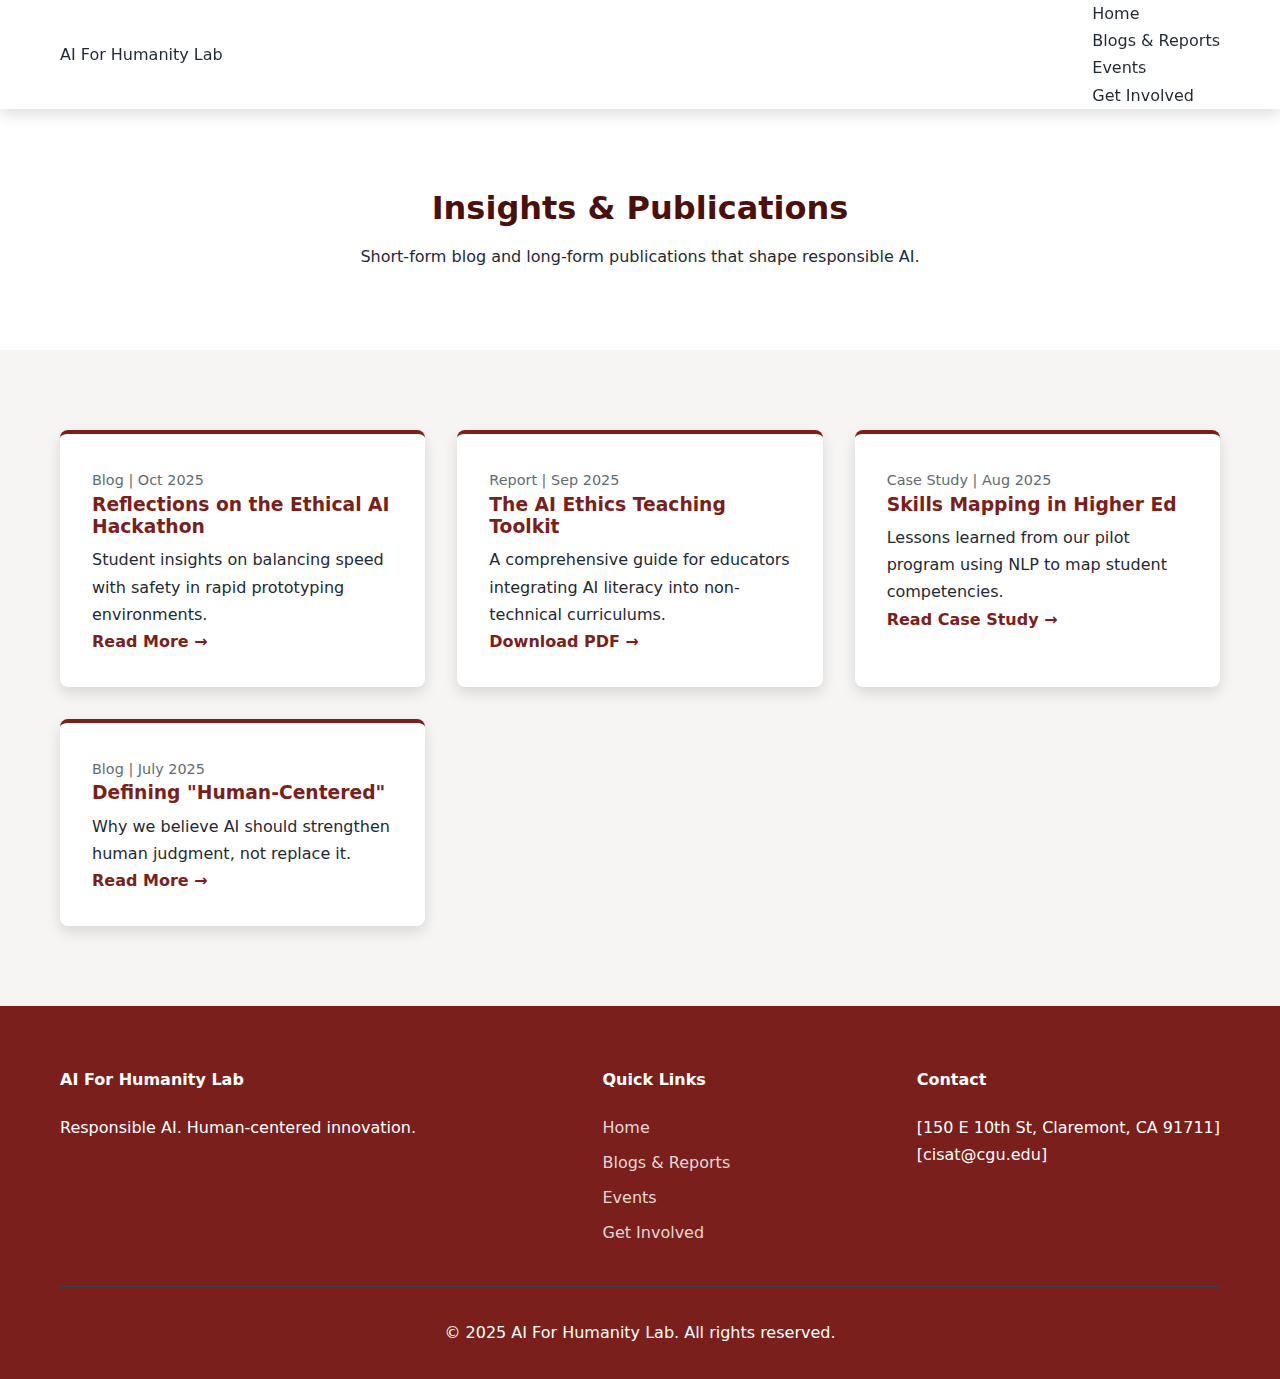
<file: blog.html>
<!DOCTYPE html>
<html lang="en">
<head>
    <meta charset="UTF-8">
    <meta name="viewport" content="width=device-width, initial-scale=1.0">
    <title>Blogs & Reports | AI For Humanity Lab</title>
    <link rel="stylesheet" href="assets/css/style.css">
    <link rel="stylesheet" href="https://cdnjs.cloudflare.com/ajax/libs/font-awesome/6.0.0/css/all.min.css">
</head>

<body>

    <!-- NAVIGATION -->
    <header>
        <div class="container">
            <nav>
                <div class="logo">AI For Humanity Lab</div>
                <ul class="nav-links">
                    <li><a href="index.html">Home</a></li>
                    <li><a href="blog.html" class="active">Blogs & Reports</a></li>
                    <li><a href="events.html">Events</a></li>
                    <li><a href="get_involved.html">Get Involved</a></li>
                </ul>
            </nav>
        </div>
    </header>

    <!-- HEADER -->
    <div class="section bg-white text-center">
        <div class="container">
            <h1>Insights & Publications</h1>
            <p>Short-form blog and long-form publications that shape responsible AI.</p>
        </div>
    </div>

    <!-- CONTENT GRID -->
    <section class="section">
        <div class="container">
            <div class="grid-3">
                <!-- Blog Item -->
                <div class="card">
                    <span style="color: var(--text-light); font-size: 0.9rem;">Blog | Oct 2025</span>
                    <h3>Reflections on the Ethical AI Hackathon</h3>
                    <p>Student insights on balancing speed with safety in rapid prototyping environments.</p>
                    <a href="#" style="color: var(--primary-color); font-weight: bold;">Read More &rarr;</a>
                </div>
                <!-- Report Item -->
                <div class="card">
                    <span style="color: var(--text-light); font-size: 0.9rem;">Report | Sep 2025</span>
                    <h3>The AI Ethics Teaching Toolkit</h3>
                    <p>A comprehensive guide for educators integrating AI literacy into non-technical curriculums.</p>
                    <a href="#" style="color: var(--primary-color); font-weight: bold;">Download PDF &rarr;</a>
                </div>
                <!-- Case Study Item -->
                <div class="card">
                    <span style="color: var(--text-light); font-size: 0.9rem;">Case Study | Aug 2025</span>
                    <h3>Skills Mapping in Higher Ed</h3>
                    <p>Lessons learned from our pilot program using NLP to map student competencies.</p>
                    <a href="#" style="color: var(--primary-color); font-weight: bold;">Read Case Study &rarr;</a>
                </div>
                <!-- Blog Item -->
                <div class="card">
                    <span style="color: var(--text-light); font-size: 0.9rem;">Blog | July 2025</span>
                    <h3>Defining "Human-Centered"</h3>
                    <p>Why we believe AI should strengthen human judgment, not replace it.</p>
                    <a href="#" style="color: var(--primary-color); font-weight: bold;">Read More &rarr;</a>
                </div>
            </div>
        </div>
    </section>

    <!-- FOOTER -->
    <footer>
        <div class="container">
            <div class="footer-content">
                <div class="footer-col">
                    <h4>AI For Humanity Lab</h4>
                    <p>Responsible AI. Human-centered innovation.</p>
                </div>
                <div class="footer-col">
                    <h4>Quick Links</h4>
                    <a href="index.html">Home</a>
                    <a href="blog.html">Blogs & Reports</a>
                    <a href="events.html">Events</a>
                    <a href="get_involved.html">Get Involved</a>
                </div>
                <div class="footer-col">
                    <h4>Contact</h4>
                    <p>[150 E 10th St, Claremont, CA 91711]</p>
                    <p>[cisat@cgu.edu]</p>
                </div>
            </div>
            <div class="text-center" style="border-top: 1px solid #334155; padding-top: 2rem;">
                <p>&copy; 2025 AI For Humanity Lab. All rights reserved.</p>
            </div>
        </div>
    </footer>

</body>
</html>
</file>
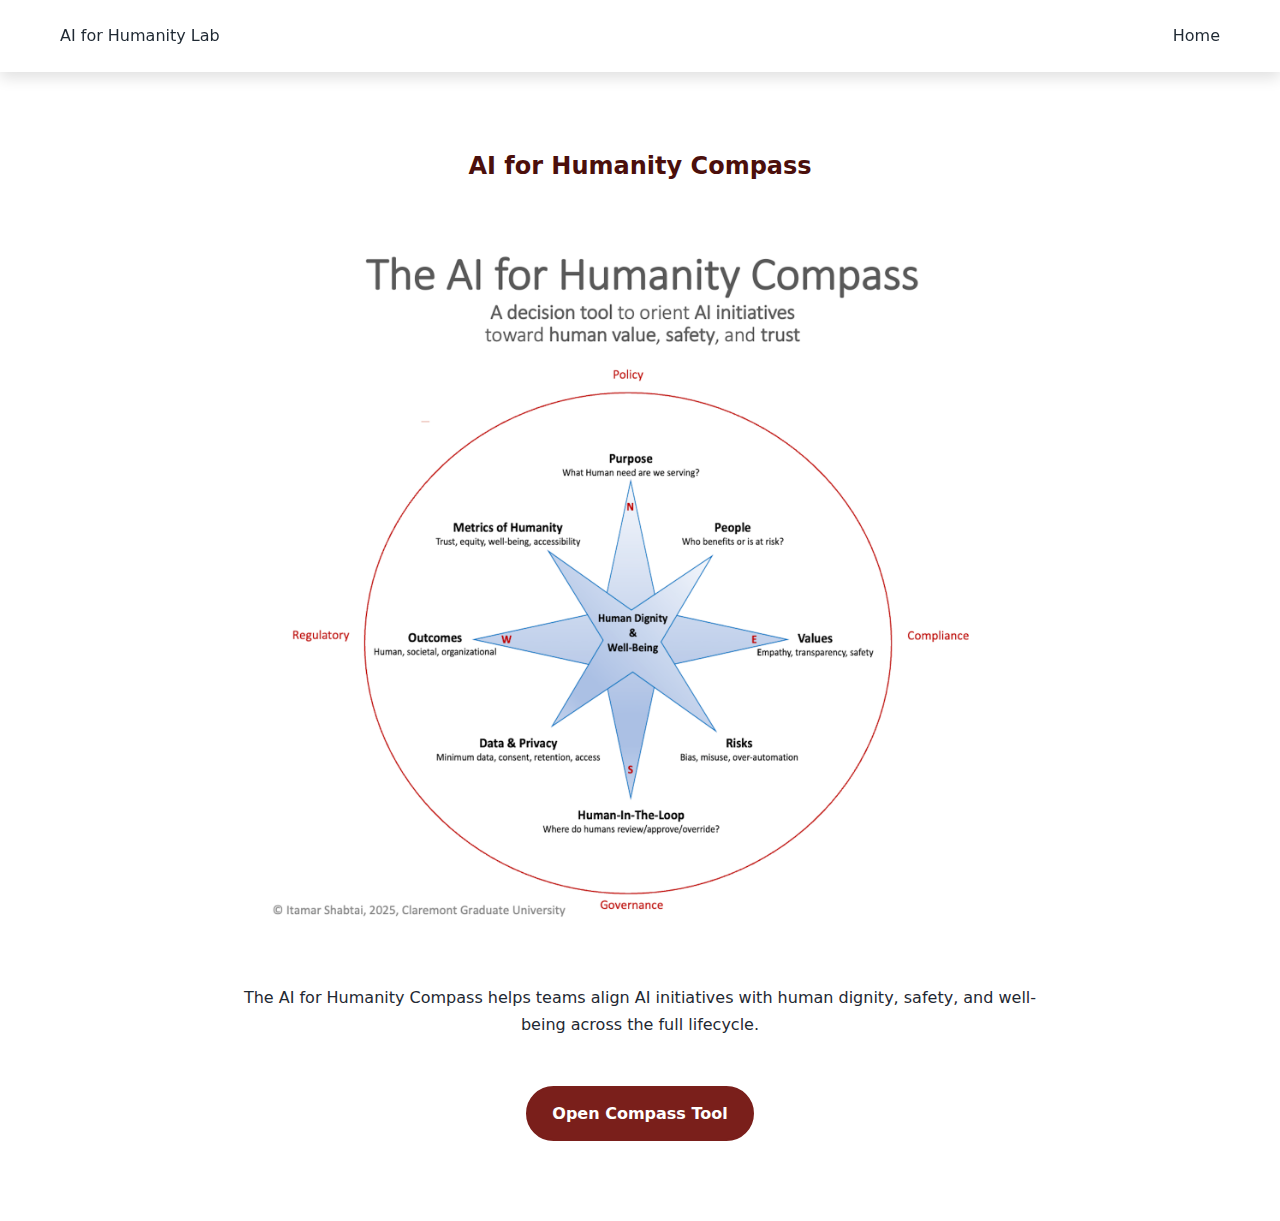
<file: compass.html>
<!DOCTYPE html>
<html lang="en">
<head>
  <meta charset="UTF-8">
  <title>AI for Humanity Compass</title>
  <link rel="stylesheet" href="assets/css/style.css">
</head>
<body>

<header>
  <div class="container">
    <nav>
      <div class="logo">AI for Humanity Lab</div>
      <ul class="nav-links">
        <li><a href="index.html">Home</a></li>
      </ul>
    </nav>
  </div>
</header>

<section class="section bg-white">
  <div class="container text-center">

    <h2>AI for Humanity Compass</h2>

    <!-- Compass image -->
    <img
      src="images/Compass.png"
      alt="AI for Humanity Compass"
      style="max-width: 750px; width: 100%; margin: 2rem auto;"
    />

    <p style="max-width: 800px; margin: 1.5rem auto;">
      The AI for Humanity Compass helps teams align AI initiatives
      with human dignity, safety, and well-being across the full lifecycle.
    </p>

    <!-- Button to Replit -->
    <a
      href="https://a-ifor-humanity-compass.replit.app/"
      target="_blank"
      class="btn"
      style="margin-top: 1.5rem;"
    >
      Open Compass Tool
    </a>

  </div>
</section>

</body>
</html>
</file>
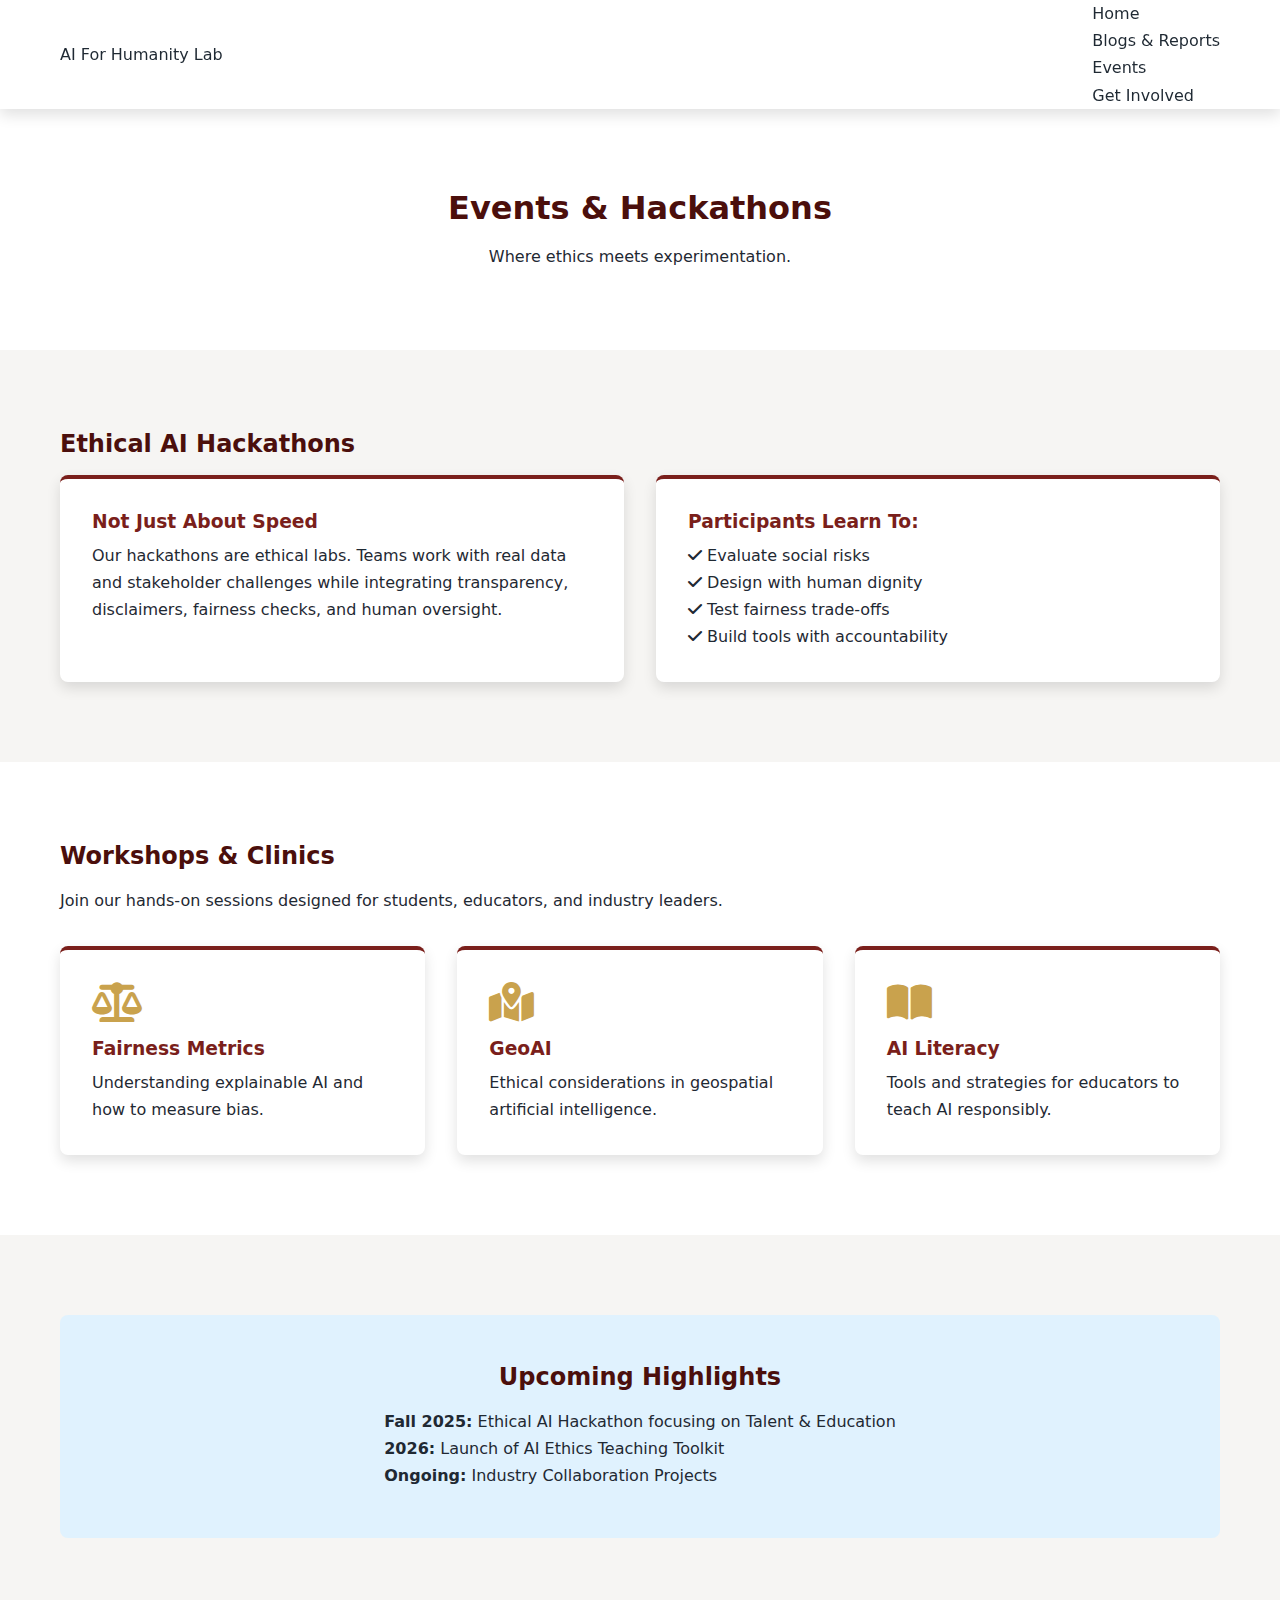
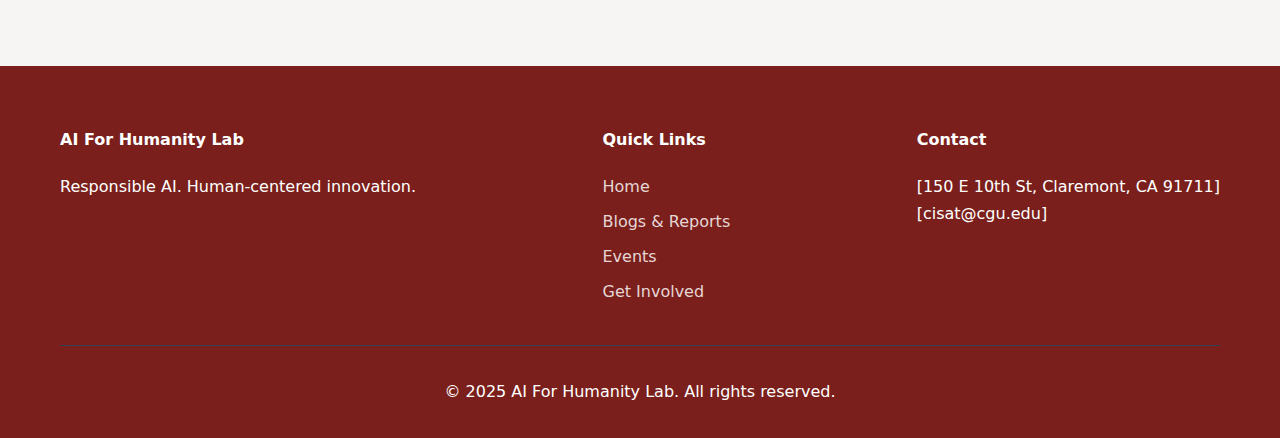
<file: events.html>
<!DOCTYPE html>
<html lang="en">
<head>
    <meta charset="UTF-8">
    <meta name="viewport" content="width=device-width, initial-scale=1.0">
    <title>Events | AI For Humanity Lab</title>
    <link rel="stylesheet" href="assets/css/style.css">
    <link rel="stylesheet" href="https://cdnjs.cloudflare.com/ajax/libs/font-awesome/6.0.0/css/all.min.css">
</head>
<body>

    <!-- NAVIGATION -->
    <header>
        <div class="container">
            <nav>
                <div class="logo">AI For Humanity Lab</div>
                <ul class="nav-links">
                    <li><a href="index.html">Home</a></li>
                    <li><a href="blog.html">Blogs & Reports</a></li>
                    <li><a href="events.html" class="active">Events</a></li>
                    <li><a href="get_involved.html">Get Involved</a></li>
                </ul>
            </nav>
        </div>
    </header>

    <!-- HEADER -->
    <div class="section bg-white text-center">
        <div class="container">
            <h1>Events & Hackathons</h1>
            <p>Where ethics meets experimentation.</p>
        </div>
    </div>

    <!-- HACKATHONS -->
    <section class="section">
        <div class="container">
            <h2>Ethical AI Hackathons</h2>
            <div class="grid-2">
                <div class="card">
                    <h3>Not Just About Speed</h3>
                    <p>Our hackathons are ethical labs. Teams work with real data and stakeholder challenges while integrating transparency, disclaimers, fairness checks, and human oversight.</p>
                </div>
                <div class="card">
                    <h3>Participants Learn To:</h3>
                    <ul>
                        <li><i class="fas fa-check text-primary"></i> Evaluate social risks</li>
                        <li><i class="fas fa-check text-primary"></i> Design with human dignity</li>
                        <li><i class="fas fa-check text-primary"></i> Test fairness trade-offs</li>
                        <li><i class="fas fa-check text-primary"></i> Build tools with accountability</li>
                    </ul>
                </div>
            </div>
        </div>
    </section>

    <!-- WORKSHOPS -->
    <section class="section bg-white">
        <div class="container">
            <h2>Workshops & Clinics</h2>
            <p>Join our hands-on sessions designed for students, educators, and industry leaders.</p>
            <div class="grid-3" style="margin-top: 2rem;">
                <div class="card">
                    <i class="fas fa-balance-scale pillar-icon"></i>
                    <h3>Fairness Metrics</h3>
                    <p>Understanding explainable AI and how to measure bias.</p>
                </div>
                <div class="card">
                    <i class="fas fa-map-marked-alt pillar-icon"></i>
                    <h3>GeoAI</h3>
                    <p>Ethical considerations in geospatial artificial intelligence.</p>
                </div>
                <div class="card">
                    <i class="fas fa-book-open pillar-icon"></i>
                    <h3>AI Literacy</h3>
                    <p>Tools and strategies for educators to teach AI responsibly.</p>
                </div>
            </div>
        </div>
    </section>

    <!-- HIGHLIGHTS -->
    <section class="section">
        <div class="container">
            <div class="mission-box">
                <h2>Upcoming Highlights</h2>
                <ul style="text-align: left; display: inline-block;">
                    <li><strong>Fall 2025:</strong> Ethical AI Hackathon focusing on Talent & Education</li>
                    <li><strong>2026:</strong> Launch of AI Ethics Teaching Toolkit</li>
                    <li><strong>Ongoing:</strong> Industry Collaboration Projects</li>
                </ul>
            </div>
        </div>
    </section>

    <!-- FOOTER -->
    <footer>
        <div class="container">
            <div class="footer-content">
                <div class="footer-col">
                    <h4>AI For Humanity Lab</h4>
                    <p>Responsible AI. Human-centered innovation.</p>
                </div>
                <div class="footer-col">
                    <h4>Quick Links</h4>
                    <a href="index.html">Home</a>
                    <a href="blog.html">Blogs & Reports</a>
                    <a href="events.html">Events</a>
                    <a href="get_involved.html">Get Involved</a>
                </div>
                <div class="footer-col">
                    <h4>Contact</h4>
                    <p>[150 E 10th St, Claremont, CA 91711]</p>
                    <p>[cisat@cgu.edu]</p>
                </div>
            </div>
            <div class="text-center" style="border-top: 1px solid #334155; padding-top: 2rem;">
                <p>&copy; 2025 AI For Humanity Lab. All rights reserved.</p>
            </div>
        </div>
    </footer>

</body>
</html>
</file>
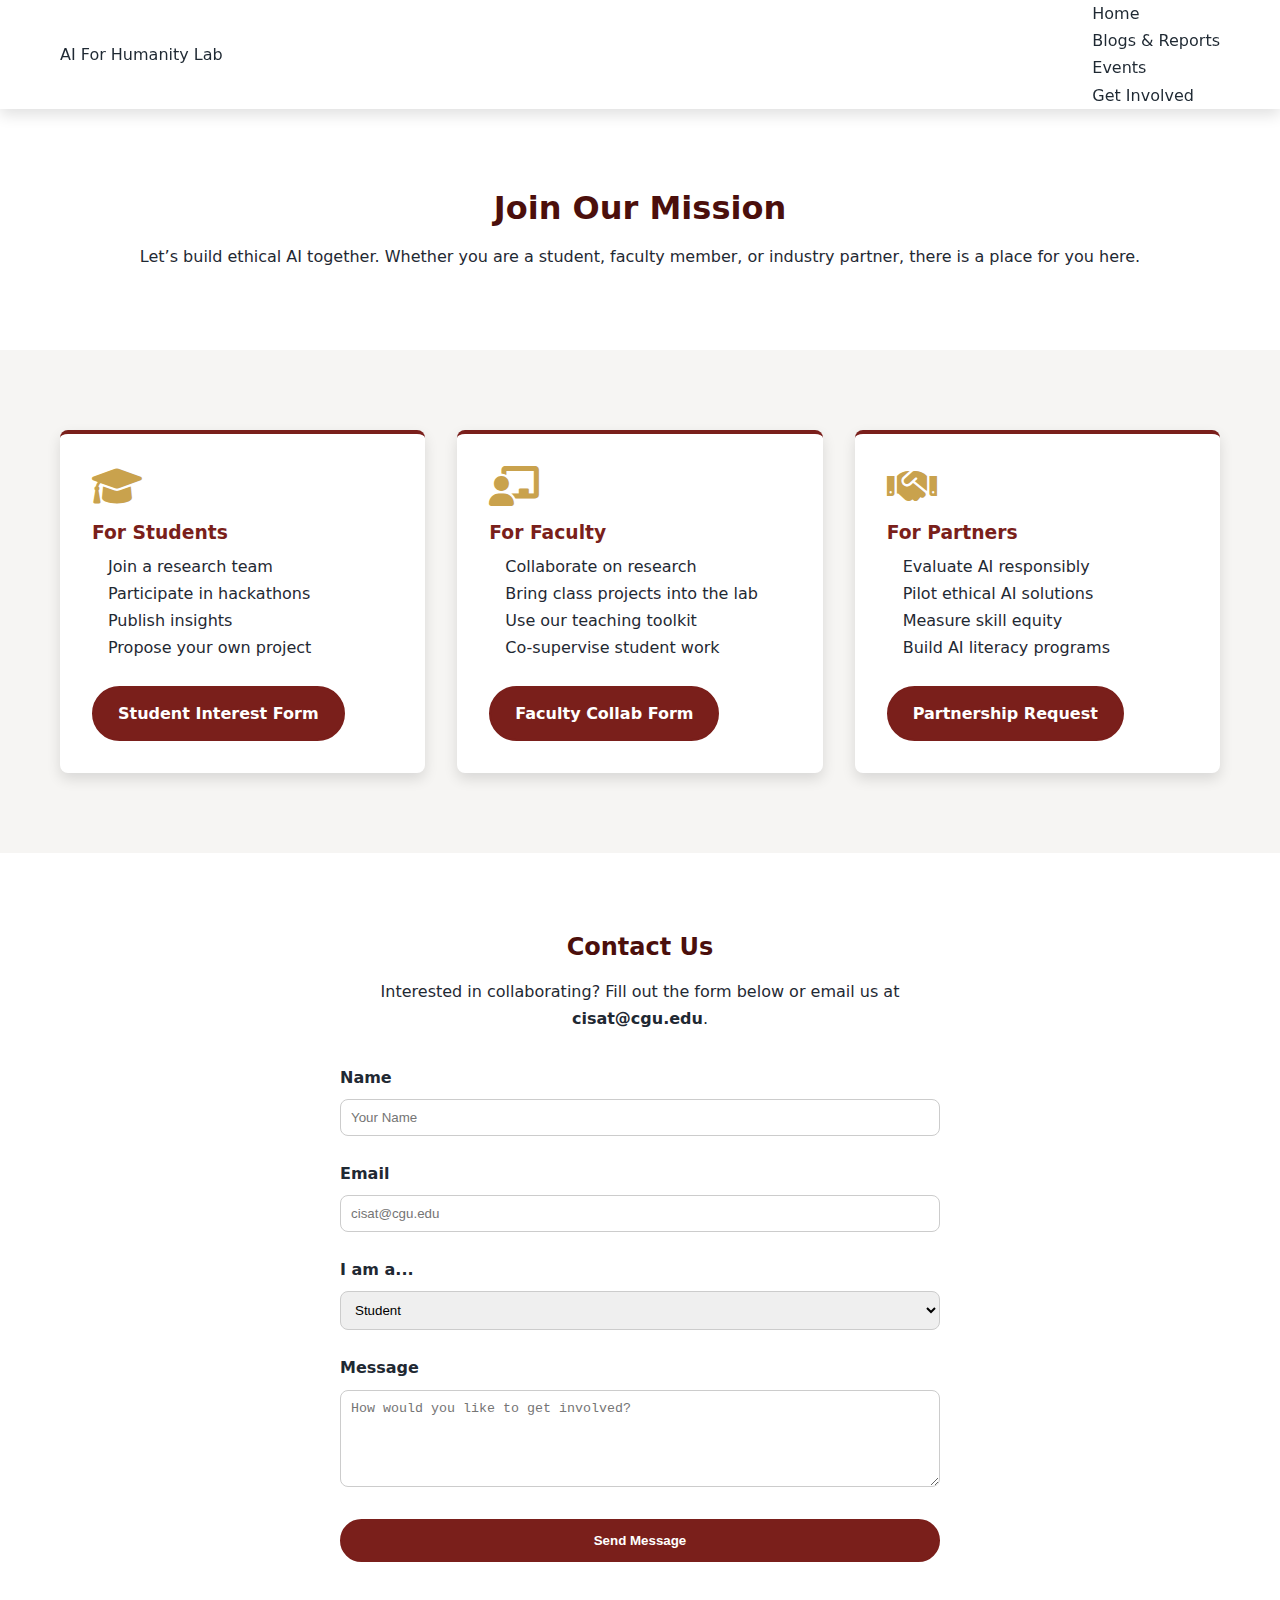
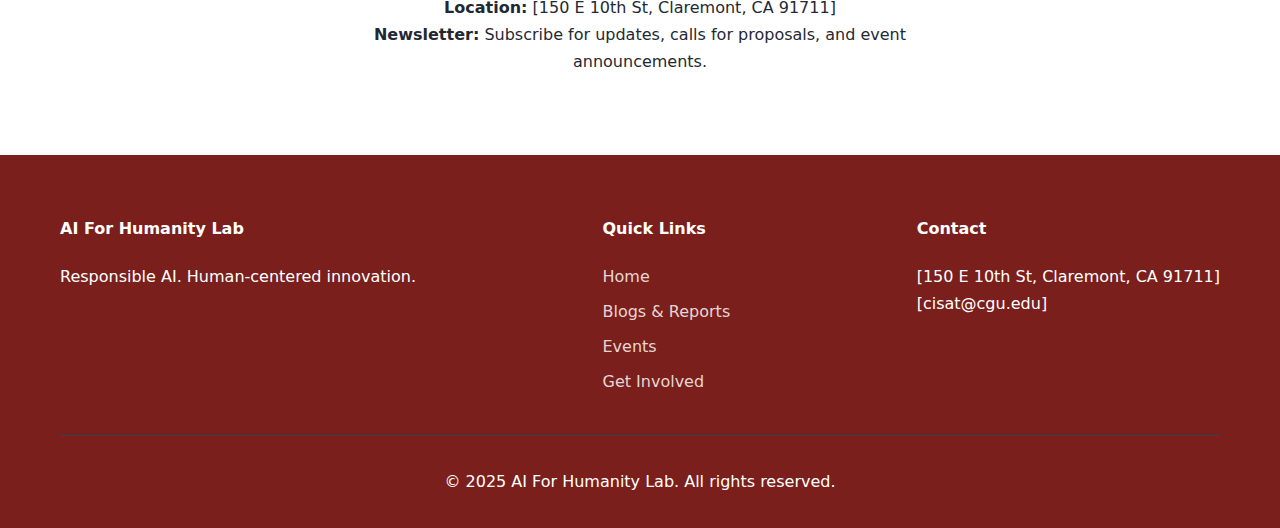
<file: get_involved.html>
<!DOCTYPE html>
<html lang="en">
<head>
    <meta charset="UTF-8">
    <meta name="viewport" content="width=device-width, initial-scale=1.0">
    <title>Get Involved | AI For Humanity Lab</title>
    <link rel="stylesheet" href="assets/css/style.css">
    <link rel="stylesheet" href="https://cdnjs.cloudflare.com/ajax/libs/font-awesome/6.0.0/css/all.min.css">
</head>
<body>

    <!-- NAVIGATION -->
    <header>
        <div class="container">
            <nav>
                <div class="logo">AI For Humanity Lab</div>
                <ul class="nav-links">
                    <li><a href="index.html">Home</a></li>
                    <li><a href="blog.html">Blogs & Reports</a></li>
                    <li><a href="events.html">Events</a></li>
                    <li><a href="get_involved.html" class="active">Get Involved</a></li>
                </ul>
            </nav>
        </div>
    </header>

    <!-- HERO -->
    <section class="section bg-white text-center">
        <div class="container">
            <h1>Join Our Mission</h1>
            <p>Let’s build ethical AI together. Whether you are a student, faculty member, or industry partner, there is a place for you here.</p>
        </div>
    </section>

    <!-- OPPORTUNITIES -->
    <section class="section">
        <div class="container">
            <div class="grid-3">
                <div class="card">
                    <i class="fas fa-graduation-cap pillar-icon"></i>
                    <h3>For Students</h3>
                    <ul style="margin-bottom: 1.5rem; padding-left: 1rem;">
                        <li>Join a research team</li>
                        <li>Participate in hackathons</li>
                        <li>Publish insights</li>
                        <li>Propose your own project</li>
                    </ul>
                    <a href="#contact" class="btn">Student Interest Form</a>
                </div>
                <div class="card">
                    <i class="fas fa-chalkboard-teacher pillar-icon"></i>
                    <h3>For Faculty</h3>
                    <ul style="margin-bottom: 1.5rem; padding-left: 1rem;">
                        <li>Collaborate on research</li>
                        <li>Bring class projects into the lab</li>
                        <li>Use our teaching toolkit</li>
                        <li>Co-supervise student work</li>
                    </ul>
                    <a href="#contact" class="btn">Faculty Collab Form</a>
                </div>
                <div class="card">
                    <i class="fas fa-handshake pillar-icon"></i>
                    <h3>For Partners</h3>
                    <ul style="margin-bottom: 1.5rem; padding-left: 1rem;">
                        <li>Evaluate AI responsibly</li>
                        <li>Pilot ethical AI solutions</li>
                        <li>Measure skill equity</li>
                        <li>Build AI literacy programs</li>
                    </ul>
                    <a href="#contact" class="btn">Partnership Request</a>
                </div>
            </div>
        </div>
    </section>

    <!-- CONTACT FORM SECTION -->
    <section id="contact" class="section bg-white">
        <div class="container">
            <h2 class="text-center">Contact Us</h2>
            <div style="max-width: 600px; margin: 0 auto;">
                <p class="text-center" style="margin-bottom: 2rem;">Interested in collaborating? Fill out the form below or email us at <strong>cisat@cgu.edu</strong>.</p>
                
                <form>
                    <div class="form-group">
                        <label for="name">Name</label>
                        <input type="text" id="name" placeholder="Your Name">
                    </div>
                    <div class="form-group">
                        <label for="email">Email</label>
                        <input type="email" id="email" placeholder="cisat@cgu.edu">
                    </div>
                    <div class="form-group">
                        <label for="role">I am a...</label>
                        <select id="role">
                            <option>Student</option>
                            <option>Faculty Member</option>
                            <option>Industry Partner</option>
                            <option>Other</option>
                        </select>
                    </div>
                    <div class="form-group">
                        <label for="message">Message</label>
                        <textarea id="message" rows="5" placeholder="How would you like to get involved?"></textarea>
                    </div>
                    <button type="submit" class="btn" style="width: 100%;">Send Message</button>
                </form>

                <div class="text-center" style="margin-top: 2rem;">
                    <p><strong>Location:</strong> [150 E 10th St, Claremont, CA 91711]</p>
                    <p><strong>Newsletter:</strong> Subscribe for updates, calls for proposals, and event announcements.</p>
                </div>
            </div>
        </div>
    </section>

    <!-- FOOTER -->
    <footer>
        <div class="container">
            <div class="footer-content">
                <div class="footer-col">
                    <h4>AI For Humanity Lab</h4>
                    <p>Responsible AI. Human-centered innovation.</p>
                </div>
                <div class="footer-col">
                    <h4>Quick Links</h4>
                    <a href="index.html">Home</a>
                    <a href="blog.html">Blogs & Reports</a>
                    <a href="events.html">Events</a>
                    <a href="get_involved.html">Get Involved</a>
                </div>
                <div class="footer-col">
                    <h4>Contact</h4>
                    <p>[150 E 10th St, Claremont, CA 91711]</p>
                    <p>[cisat@cgu.edu]</p>
                </div>
            </div>
            <div class="text-center" style="border-top: 1px solid #334155; padding-top: 2rem;">
                <p>&copy; 2025 AI For Humanity Lab. All rights reserved.</p>
            </div>
        </div>
    </footer>

</body>
</html>
</file>
<file: assets/css/style.css>
/* --- GLOBAL VARIABLES --- */
:root {
    /* CGU Core Colors */
    --primary-color: #7a1f1b;     /* CGU Maroon */
    --secondary-color: #4b0f0c;   /* Deep Maroon */
    --accent-color: #c9a24d;      /* Muted Gold */
    
    /* Backgrounds */
    --bg-light: #f6f5f3;          /* Warm off-white */
    --bg-white: #ffffff;

    /* Text */
    --text-dark: #1f2933;         /* Charcoal */
    --text-light: #5f6c72;
    --text-white: #ffffff;

    /* UI */
    --shadow: 0 6px 14px rgba(0, 0, 0, 0.12);
    --radius: 8px;
}


/* --- RESET & TYPOGRAPHY --- */
* {
    margin: 0;
    padding: 0;
    box-sizing: border-box;
}

body {
    font-family: 'Segoe UI', system-ui, sans-serif;
    color: var(--text-dark);
    background-color: var(--bg-light);
    line-height: 1.7;
}

a {
    text-decoration: none;
    color: inherit;
    transition: all 0.3s ease;
}

h1, h2, h3, h4 {
    font-weight: 700;
    line-height: 1.2;
    margin-bottom: 1rem;
    color: var(--secondary-color);
}

ul {
    list-style: none;
}

/* --- LAYOUT UTILITIES --- */
.container {
    max-width: 1200px;
    margin: 0 auto;
    padding: 0 20px;
}

.section {
    padding: 5rem 0;
}

.bg-white { background-color: var(--bg-white); }
.text-center { text-align: center; }

.btn {
    display: inline-block;
    padding: 12px 24px;
    background-color: var(--primary-color);
    color: var(--text-white);
    border-radius: 50px;
    font-weight: 600;
    border: 2px solid var(--primary-color);
}

.btn:hover {
    background-color: transparent;
    color: var(--primary-color);
}

.btn-outline {
    background-color: transparent;
    border: 2px solid var(--text-white);
    color: var(--text-white);
}

.btn-outline:hover {
    background-color: var(--text-white);
    color: var(--primary-color);
}

/* --- NAVIGATION --- */
/* --- HEADER FIX: prevent logo overlap --- */
header {
    background-color: #ffffff;
    box-shadow: var(--shadow);
    position: sticky;
    top: 0;
    z-index: 1000;
    overflow: hidden;              /* 🔑 prevents logo bleed */
}

nav {
    display: flex;
    justify-content: space-between;
    align-items: center;
    min-height: 72px;              /* 🔑 safer than fixed height */
}

/* Lock logo size */
.logo img {
    height: 45px;                  /* 🔑 prevents overflow */
    width: auto;
    display: block;
}


/* People Section */ 
.person-card img { width: 100px; height: 100px; border-radius: 50%; object-fit: cover; margin-bottom: 1rem; border: 3px solid var(--primary-color); }


/* --- HERO SECTION --- */
.hero {
    background: linear-gradient(rgba(122, 31, 27, 0.88), rgba(122, 31, 27, 0.88)), url('../images/hero-bg.jpg'); /* You can add a bg image */
    background-size: cover;
    background-position: center;
    color: var(--text-white);
    padding: 8rem 0;
    text-align: center;
}

.hero h1 { color: var(--text-white); font-size: 3rem; margin-bottom: 1.5rem; }
.hero p { font-size: 1.25rem; max-width: 800px; margin: 0 auto 2rem auto; opacity: 0.9; }

/* --- CARDS & GRIDS --- */
.grid-2 { display: grid; grid-template-columns: repeat(auto-fit, minmax(300px, 1fr)); gap: 2rem; }
.grid-3 { display: grid; grid-template-columns: repeat(auto-fit, minmax(300px, 1fr)); gap: 2rem; }
.grid-4 { display: grid; grid-template-columns: repeat(auto-fit, minmax(250px, 1fr)); gap: 2rem; }

.card {
    background: var(--bg-white);
    padding: 2rem;
    border-radius: var(--radius);
    box-shadow: var(--shadow);
    transition: transform 0.3s ease;
    border-top: 4px solid var(--primary-color);
}

.card:hover {
    transform: translateY(-5px);
}

.card h3 { color: var(--primary-color); margin-bottom: 0.5rem; }

/* --- PAGE SPECIFIC STYLES --- */

/* Home Pillars */
.pillar-card { text-align: center; padding: 2.5rem; }
.pillar-icon { font-size: 2.5rem; margin-bottom: 1rem; color: var(--accent-color); }

/* About Section */
.mission-box {
    background: #e0f2fe;
    padding: 3rem;
    border-radius: var(--radius);
    margin-bottom: 3rem;
    text-align: center;
}

/* People Section */
.person-card {
    display: flex;
    flex-direction: column;
    align-items: center;
}

.person-card h3 {
    margin-top: 0.5rem;
}

.person-focus {
    font-size: 0.95rem;
    margin: 0.75rem 0 1.25rem 0;
}

.btn-small {
    padding: 8px 18px;
    font-size: 0.9rem;
}

/* Clickable card cue */
.person-card {
    cursor: pointer;
}

/* Modal overlay */
.person-modal {
    display: none;
    position: fixed;
    inset: 0;
    background: rgba(0,0,0,0.6);
    z-index: 3000;
}

/* Modal card */
.person-modal-content {
    background: #ffffff;
    max-width: 650px;
    margin: 8% auto;
    padding: 2.5rem;
    border-radius: var(--radius);
    position: relative;
    line-height: 1.7;
}

/* Close button */
.person-close {
    position: absolute;
    top: 14px;
    right: 18px;
    font-size: 26px;
    cursor: pointer;
}



/* Get Involved Form Styles */
.form-group { margin-bottom: 1.5rem; }
.form-group label { display: block; margin-bottom: 0.5rem; font-weight: 600; }
.form-group input, .form-group textarea, .form-group select {
    width: 100%;
    padding: 10px;
    border: 1px solid #ccc;
    border-radius: var(--radius);
}

/* Footer */
footer {
    background-color: #7a1f1b;   /* CGU maroon */
    color: #ffffff;
    padding: 4rem 0 2rem 0;
}

.footer-content {
    display: flex;
    justify-content: space-between;
    flex-wrap: wrap;
    gap: 2rem;
    margin-bottom: 2rem;
}

.footer-col h4 {
    color: #ffffff;
    margin-bottom: 1.5rem;
}

.footer-col a {
    color: #e6d6d6;              /* soft muted white */
    display: block;
    margin-bottom: 0.5rem;
}

.footer-col a:hover {
    color: #ffffff;
}



/* --- RESPONSIVE --- */
@media (max-width: 768px) {
    .hero h1 { font-size: 2rem; }
    nav { flex-direction: column; height: auto; padding: 1rem 0; }
    .nav-links { flex-direction: column; gap: 10px; text-align: center; margin-top: 1rem; }
}
</file>
